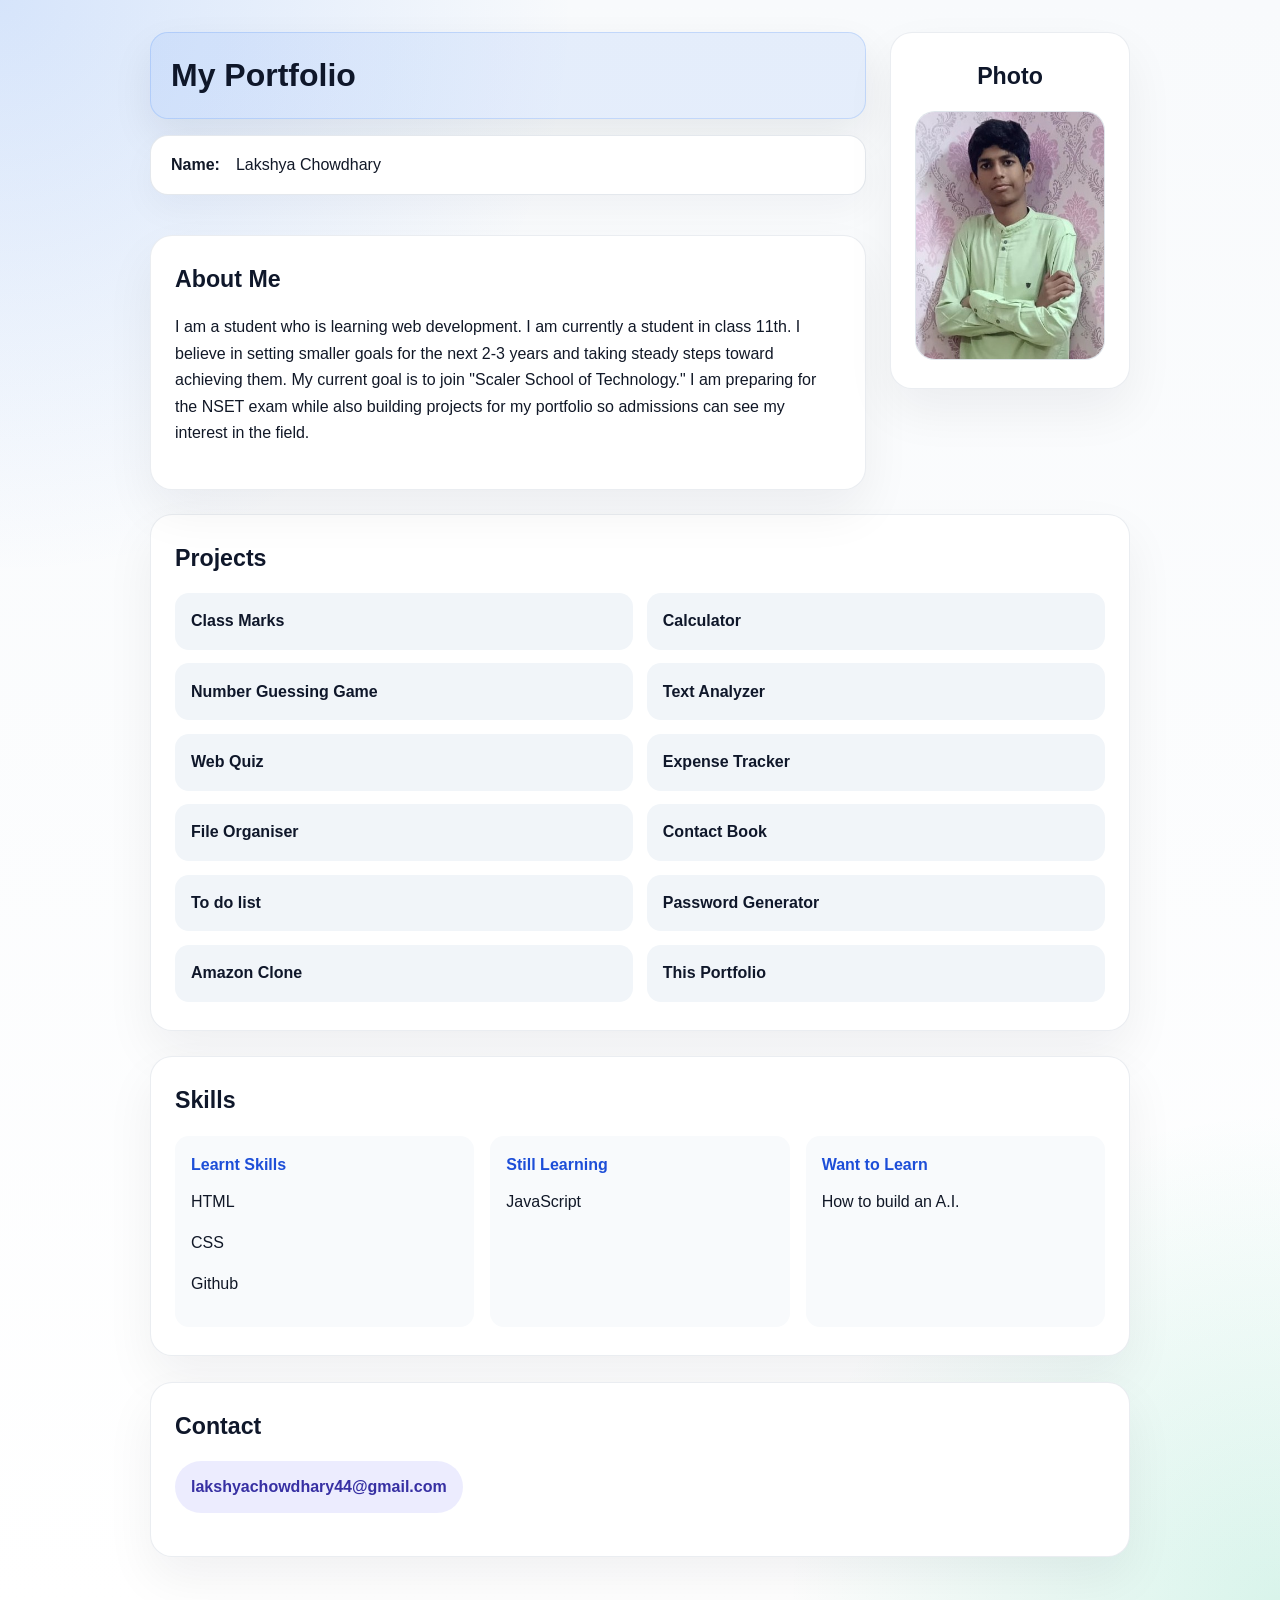
<file: index.html>
<!DOCTYPE html>
<html lang="en">
<head>
    <meta charset="UTF-8">
    <meta name="viewport" content="width=device-width, initial-scale=1.0">
    <link rel="stylesheet" href="style.css">
    <title>Portfolio</title>
</head>
<body>
    <main class="page-shell">
        <div class="hero-grid">
            <div class="hero-left">
                <h1 id="head1">My Portfolio</h1>

                <div id="name">
                    <h4>Name:</h4>
                    <p>Lakshya Chowdhary</p>
                </div>

                <section class="card about-card">
                    <h2>About Me</h2>
                    <p>I am a student who is learning web development. I am currently a student in class 11th. I believe in setting smaller goals for the next 2-3 years and taking steady steps toward achieving them. My current goal is to join "Scaler School of Technology." I am preparing for the NSET exam while also building projects for my portfolio so admissions can see my interest in the field.</p>
                </section>
            </div>

            <aside class="photo-card card">
                <h2>Photo</h2>
                <div class="photo-frame">
                    <img src="photo.jpeg" alt="Profile photo placeholder">
                </div>
            </aside>
        </div>

        <section class="card project-card">
            <h2>Projects</h2>
            <ul class="project-list">
                <li><a href="https://github.com/Lakshya625/class-marks" title="Open Class Marks">Class Marks</a></li>
                <li><a href="https://github.com/Lakshya625/calculator" title="Open Calculator">Calculator</a></li>
                <li><a href="https://github.com/Lakshya625/learning-java-script" title="Open Number Guessing Game">Number Guessing Game</a></li>
                <li><a href="https://github.com/Lakshya625/text-analyzer" title="Open Text Analyzer">Text Analyzer</a></li>
                <li><a href="https://github.com/Lakshya625/web-quiz" title="Open Web Quiz">Web Quiz</a></li>
                <li><a href="https://github.com/Lakshya625/Expense-tracker" title="Open Expense Tracker">Expense Tracker</a></li>
                <li><a href="https://github.com/Lakshya625/file-organiser" title="Open File Organiser">File Organiser</a></li>
                <li><a href="https://github.com/Lakshya625/Contact-Book" title="Open Contact Book">Contact Book</a></li>
                <li><a href="https://github.com/Lakshya625/to-do-list" title="Open To do list">To do list</a></li>
                <li><a href="https://github.com/Lakshya625/password-generator" title="Open Password Generator">Password Generator</a></li>
                <li><a href="https://github.com/Lakshya625/learning-html-css-Amazon-clone-only-visual" title="Open Amazon Clone">Amazon Clone</a></li>
                <li><a href="https://github.com/Lakshya625/Portfolio" title="Open This Portfolio">This Portfolio</a></li>
            </ul>
        </section>

        <section class="card skills-card">
            <h2>Skills</h2>
            <div class="skill-group">
                <div>
                    <h3>Learnt Skills</h3>
                    <p>HTML</p>
                    <p>CSS</p>
                    <p>Github</p>
                </div>
                <div>
                    <h3>Still Learning</h3>
                    <p>JavaScript</p>
                </div>
                <div>
                    <h3>Want to Learn</h3>
                    <p>How to build an A.I.</p>
                </div>
            </div>
        </section>

        <section class="card contact-card">
            <h2>Contact</h2>
            <p class="contact-text">lakshyachowdhary44@gmail.com</p>
        </section>
    </main>
</body>
</html>
</file>
<file: style.css>
* {
    box-sizing: border-box;
}

body {
    margin: 0;
    min-height: 100vh;
    font-family: 'Segoe UI', Tahoma, Geneva, Verdana, sans-serif;
    background: radial-gradient(circle at top left, rgba(59, 130, 246, 0.18), transparent 28%),
                radial-gradient(circle at bottom right, rgba(16, 185, 129, 0.16), transparent 24%),
                linear-gradient(180deg, #f8fafc 0%, #ffffff 100%);
    color: #111827;
    line-height: 1.65;
    display: flex;
    justify-content: center;
    padding: 2rem 1rem 3rem;
}

.page-shell {
    width: min(980px, 100%);
}

.hero-grid {
    display: grid;
    grid-template-columns: minmax(0, 1fr) 240px;
    gap: 1.5rem;
    align-items: start;
    margin-bottom: 1.5rem;
}

.hero-left {
    display: grid;
    gap: 1rem;
}

#head1 {
    margin: 0;
    padding: 1rem 1.25rem;
    text-align: left;
    color: #0f172a;
    background: rgba(59, 130, 246, 0.1);
    border: 1px solid rgba(59, 130, 246, 0.2);
    border-radius: 18px;
    box-shadow: 0 18px 40px rgba(15, 23, 42, 0.08);
}

.photo-card {
    padding: 1rem 1rem 1.35rem;
    text-align: center;
}

.photo-card h2 {
    margin-top: 0;
}

.photo-frame {
    width: 100%;
    overflow: hidden;
    border-radius: 20px;
    border: 1px solid rgba(148, 163, 184, 0.25);
    background: #f8fafc;
}

.photo-frame img {
    width: 100%;
    height: auto;
    display: block;
    object-fit: cover;
}

.photo-note {
    margin: 1rem 0 0;
    color: #475569;
    font-size: 0.95rem;
}

#name {
    display: flex;
    align-items: center;
    gap: 1rem;
    flex-wrap: wrap;
    background: #ffffff;
    padding: 1rem 1.25rem;
    border-radius: 18px;
    border: 1px solid rgba(148, 163, 184, 0.25);
    box-shadow: 0 15px 35px rgba(15, 23, 42, 0.04);
    margin-bottom: 1.5rem;
}

#name h4,
#name p {
    margin: 0;
}

.card {
    background: #ffffff;
    border-radius: 22px;
    border: 1px solid rgba(148, 163, 184, 0.2);
    box-shadow: 0 22px 50px rgba(15, 23, 42, 0.06);
    padding: 1.5rem 1.5rem 1.75rem;
    margin-bottom: 1.6rem;
}

.card:last-of-type {
    margin-bottom: 0;
}

.card h2 {
    margin: 0 0 1rem;
    font-size: 1.45rem;
    color: #0f172a;
}

.about-card p,
.contact-card p,
.skill-group p {
    margin: 0 0 0.9rem;
}

.project-list {
    list-style: none;
    padding: 0;
    margin: 0;
    display: grid;
    grid-template-columns: repeat(2, minmax(0, 1fr));
    gap: 0.85rem;
}

.project-list li {
    padding: 0.95rem 1rem;
    background: #f1f5f9;
    border-radius: 14px;
}

.project-list a {
    color: #0f172a;
    font-weight: 600;
    text-decoration: none;
    display: block;
    width: 100%;
}

.project-list a:hover,
.project-list a:focus {
    color: #1d4ed8;
    background: rgba(59, 130, 246, 0.12);
    border-radius: 14px;
}

.skill-group {
    display: grid;
    grid-template-columns: repeat(3, minmax(0, 1fr));
    gap: 1rem;
}

.skill-group div {
    background: #f8fafc;
    border-radius: 14px;
    padding: 1rem;
}

.skill-group h3 {
    margin: 0 0 0.7rem;
    color: #1d4ed8;
    font-size: 1rem;
}

.contact-text {
    display: inline-block;
    margin: 0;
    padding: 0.8rem 1rem;
    background: rgba(99, 102, 241, 0.12);
    border-radius: 999px;
    color: #3730a3;
    font-weight: 600;
}

@media (max-width: 720px) {
    .project-list,
    .skill-group {
        grid-template-columns: 1fr;
    }
}

@media (max-width: 560px) {
    body {
        padding: 1rem;
    }

    #head1 {
        font-size: 1.7rem;
        padding: 1rem;
    }

    #name {
        flex-direction: column;
        align-items: flex-start;
    }
}
</file>
